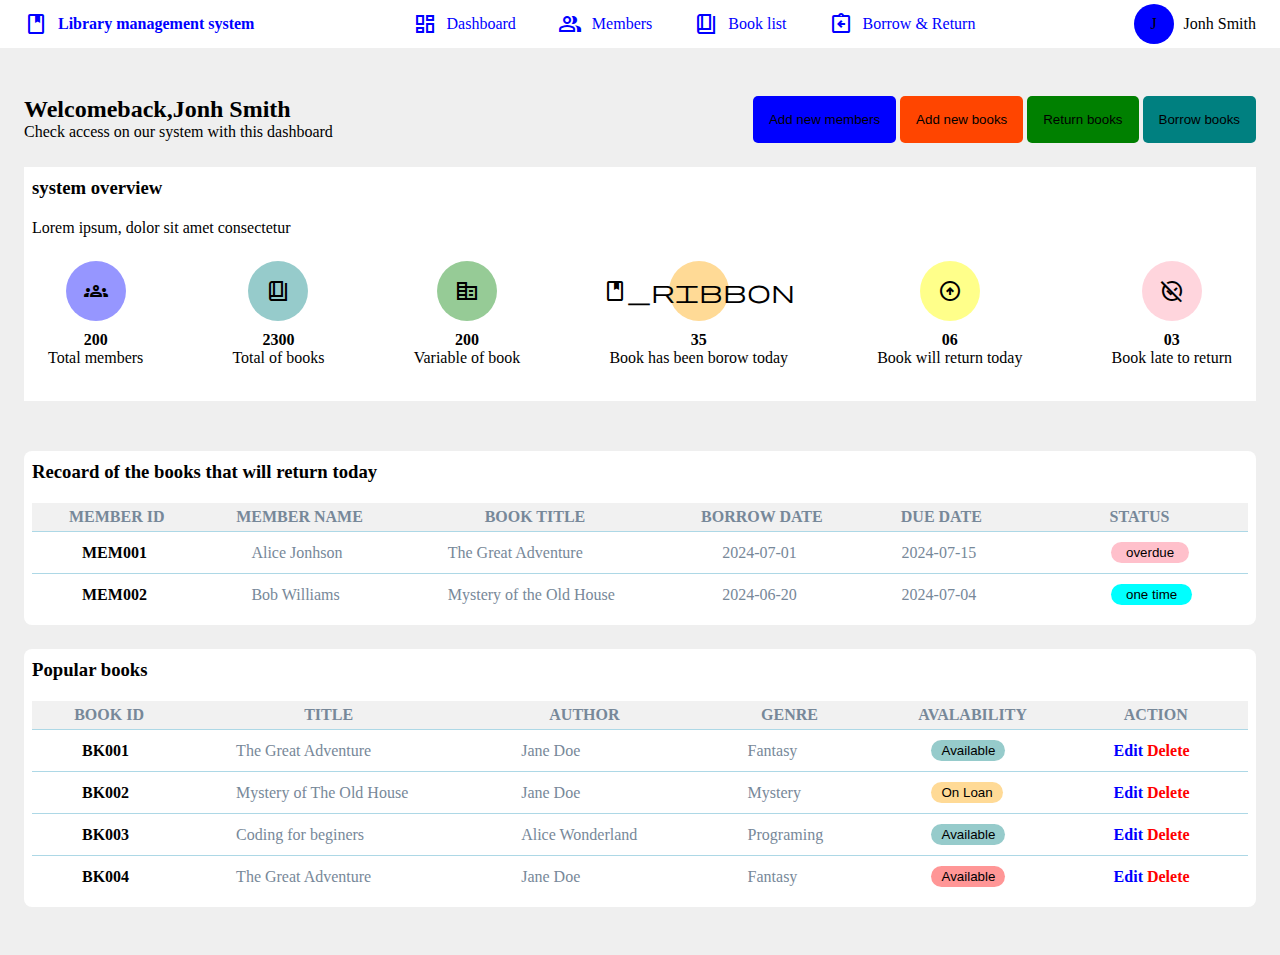
<file: index.html>
<!DOCTYPE html>
<html lang="en">

<head>
    <meta charset="UTF-8">
    <meta name="viewport" content="width=device-width, initial-scale=1.0">
    <title>Library management system</title>
    <link rel="stylesheet" href="style/main.css">
    <link rel="stylesheet"
        href="https://fonts.googleapis.com/css2?family=Material+Symbols+Outlined:opsz,wght,FILL,GRAD@20..48,100..700,0..1,-50..200&" />
</head>

<body>
    <header>
        <nav>
            <h4>
                <span class="material-symbols-outlined">
                    book
                </span>
                <span>
                    Library management system
                </span>
            </h4>
            <div>
                <a>
                    <span class="material-symbols-outlined">
                        dashboard
                    </span>
                    <span href="#">
                        Dashboard
                    </span>
                </a>
                <a>
                    <span class="material-symbols-outlined">
                        group
                    </span>
                    <span href="#">
                        Members
                    </span>
                </a>
                <a>
                    <span class="material-symbols-outlined">
                        book_4
                    </span>
                    <span href="#">
                        Book list
                    </span>
                </a>
                <a>
                    <span class="material-symbols-outlined">
                        assignment_return
                    </span>
                    <span href="#">
                        Borrow & Return
                    </span>
                </a>
            </div>
            </div>
            <!-- User profile -->
            <div>
                <p id="user-profile">J</p>
                <p>Jonh Smith</p>
            </div>
        </nav>
    </header>
    <main>
        <section class="flex justify-between ">
            <div>
                <h2>Welcomeback,Jonh Smith</h2>
                <p>Check access on our system with this dashboard</p>
            </div>
            <div>
                <button class="btn btn-blue">Add new members</button>
                <button class="btn btn-orange">Add new books</button>
                <button class="btn btn-green">Return books</button>
                <button class="btn btn-teal">Borrow books</button>
            </div>
        </section>
        <section class="card1">
            <h3>system overview</h3>
            <p>Lorem ipsum, dolor sit amet consectetur</p>
            <div class="flex-card">
                <div class="flex">
                    <div class="flex flex-col">
                        <div id="icon-container1">
                            <span class="material-symbols-outlined">
                                groups
                            </span>
                        </div>
                        <div class="text">
                            <h4>200</h4>
                            <p>Total members</p>
                        </div>
                    </div>
                </div>
                <div class="flex flex-col">
                    <div id="icon-container2">
                        <span class="material-symbols-outlined">
                            book_4
                        </span>
                    </div>
                    <div class="text">
                        <h4>2300</h4>
                        <p>Total of books</p>
                    </div>
                </div>
                <div class="flex flex-col">
                    <div id="icon-container3">
                        <span class="material-symbols-outlined">
                            corporate_fare
                        </span>
                    </div>
                    <div class="text">
                        <h4>200</h4>
                        <p>Variable of book</p>
                    </div>
                </div>
                <div class="flex flex-col">
                    <div id="icon-container4">
                        <span class="material-symbols-outlined">
                            book_ribbon
                        </span>
                    </div>
                    <div class="text">
                        <h4>35</h4>
                        <p>Book has been borow today</p>
                    </div>
                </div>
                <div class="flex flex-col">
                    <div id="icon-container5">
                        <span class="material-symbols-outlined">
                            arrow_circle_up
                        </span>
                    </div>
                    <div class="text">
                        <h4>06</h4>
                        <p>Book will return today</p>
                    </div>
                </div>
                <div class="flex flex-col">
                    <div id="icon-container6">
                        <span class="material-symbols-outlined">
                            unpublished
                        </span>
                    </div>
                    <div class="text">
                        <h4>03</h4>
                        <p>Book late to return</p>
                    </div>
                </div>

            </div>
        </section>
        <section class="card2">
            <h3>Recoard of the books that will return today</h3>

            <table>
                <thead>
                    <tr>
                        <th>MEMBER ID</th>
                        <th>MEMBER NAME</th>
                        <th>BOOK TITLE</th>
                        <th>BORROW DATE</th>
                        <th>DUE DATE</th>
                        <th>STATUS</th>
                    </tr>
                </thead>
                <tbody>
                    <tr>
                        <td>
                            <h4>MEM001</h4>
                        </td>
                        <td>Alice Jonhson</td>
                        <td>The Great Adventure</td>
                        <td>2024-07-01</td>
                        <td>2024-07-15</td>
                        <td><button class="btn2">overdue</button></td>
                    </tr>
                    <tr class="none">
                        <td>
                            <h4>MEM002</h4>
                        </td>
                        <td>Bob Williams</td>
                        <td>Mystery of the Old House</td>
                        <td>2024-06-20</td>
                        <td>2024-07-04</td>
                        <td><button class="btn3">one time</button></td>
                    </tr>
                </tbody>
            </table>
        </section>
        <section class="card3">
            <h3>Popular books</h3>
            <table>
                <thead>
                    <tr>
                        <th>BOOK ID</th>
                        <th>TITLE</th>
                        <th>AUTHOR</th>
                        <th>GENRE</th>
                        <th>AVALABILITY</th>
                        <th>ACTION</th>
                    </tr>
                </thead>
                <tbody>
                    <tr >
                        <td>
                            <h4>BK001</h4>
                        </td>
                        <td>The Great Adventure</td>
                        <td>Jane Doe</td>
                        <td>Fantasy</td>
                        <td><button class="btn4">Available</button></td>
                        <td class="flex-text">
                            <span1>Edit</span1>
                            <span2>Delete</span2>
                        </td>
                    </tr>
                    <tr>
                        <td>
                            <h4>BK002</h4>
                        </td>
                        <td>Mystery of The Old House</td>
                        <td>Jane Doe</td>
                        <td>Mystery</td>
                        <td><button class="btn5">On Loan</button></td>
                        <td class="flex-text">
                            <span1>Edit</span1>
                            <span2>Delete</span2>
                        </td>
                    </tr>
                    <tr>
                        <td>
                            <h4>BK003</h4>
                        </td>
                        <td>Coding for beginers</td>
                        <td>Alice Wonderland</td>
                        <td>Programing</td>
                        <td><button class="btn6">Available</button></td>
                        <td class="flex-text">
                            <span1>Edit</span1>
                            <span2>Delete</span2>
                        </td>
                    </tr>
                    <tr class="none2">
                        <td>
                            <h4>BK004</h4>
                        </td>
                        <td>The Great Adventure</td>
                        <td>Jane Doe</td>
                        <td>Fantasy</td>
                        <td><button class="btn7">Available</button></td>
                        <td class="flex-text">
                            <span1>Edit</span1>
                            <span2>Delete</span2>
                        </td>
                    </tr>
                </tbody>
            </table>
        </section>
    </main>
    <footer>

    </footer>
</body>

</html>
</file>
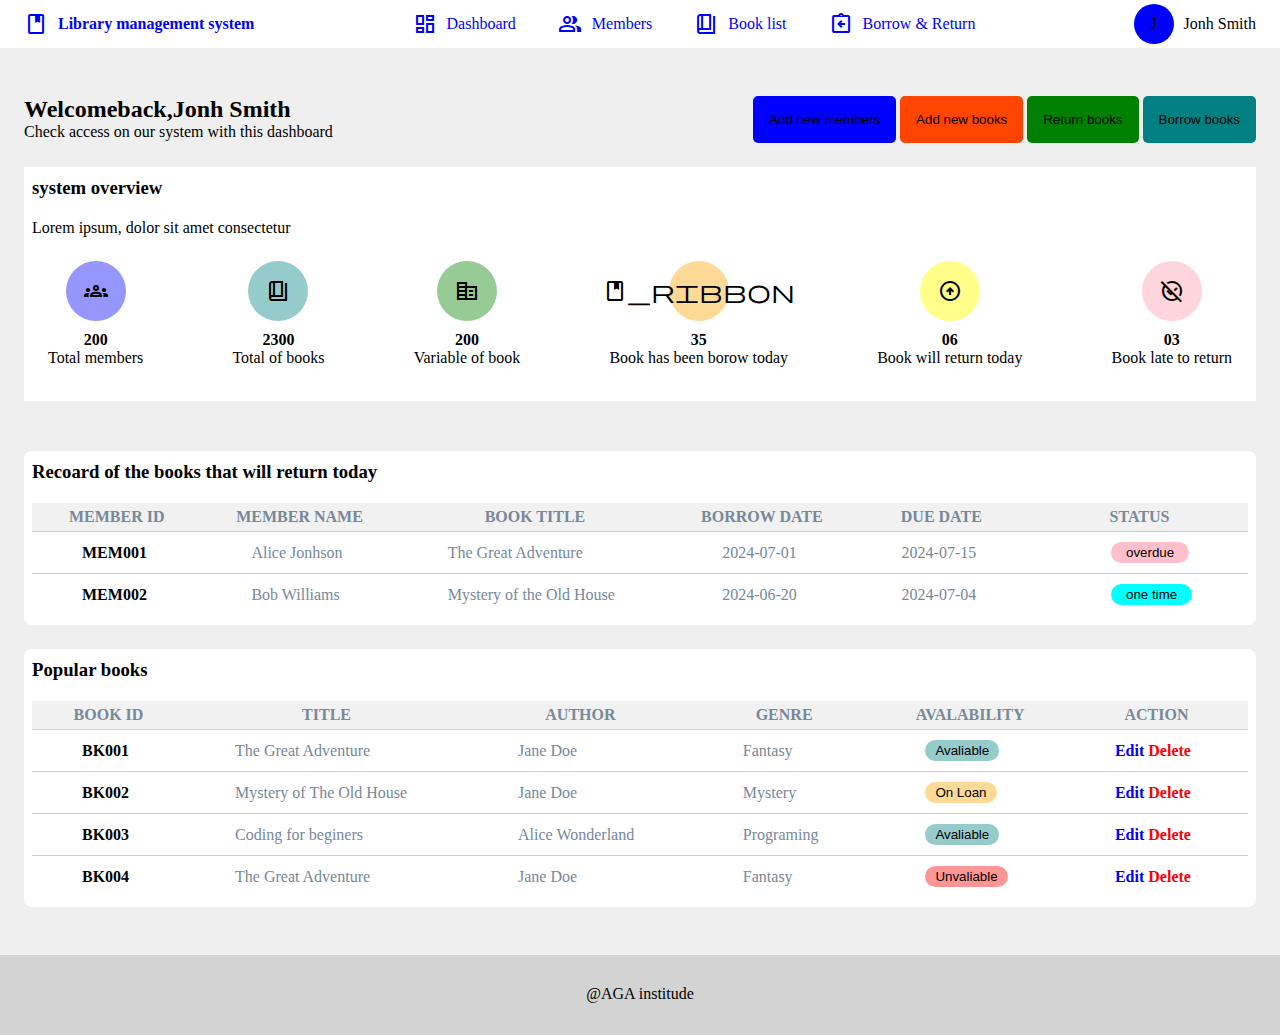
<file: Library system/index.html>
<!DOCTYPE html>
<html lang="en">

<head>
    <meta charset="UTF-8">
    <meta name="viewport" content="width=device-width, initial-scale=1.0">
    <title>Library management system</title>
    <link rel="stylesheet" href="style/main.css">
    <link rel="stylesheet"
        href="https://fonts.googleapis.com/css2?family=Material+Symbols+Outlined:opsz,wght,FILL,GRAD@20..48,100..700,0..1,-50..200&" />
</head>

<body>
    <header>
        <nav>
            <h4>
                <span class="material-symbols-outlined">
                    book
                </span>
                <span>
                    Library management system
                </span>
            </h4>
            <div>
                <a>
                    <span class="material-symbols-outlined">
                        dashboard
                    </span>
                    <span href="#">
                        Dashboard
                    </span>
                </a>
                <a>
                    <span class="material-symbols-outlined">
                        group
                    </span>
                    <span href="#">
                        Members
                    </span>
                </a>
                <a>
                    <span class="material-symbols-outlined">
                        book_4
                    </span>
                    <span href="#">
                        Book list
                    </span>
                </a>
                <a>
                    <span class="material-symbols-outlined">
                        assignment_return
                    </span>
                    <span href="#">
                        Borrow & Return
                    </span>
                </a>
            </div>
            </div>
            <!-- User profile -->
            <div>
                <p id="user-profile">J</p>
                <p>Jonh Smith</p>
            </div>
        </nav>
    </header>
    <main>
        <section class="flex justify-between ">
            <div>
                <h2>Welcomeback,Jonh Smith</h2>
                <p>Check access on our system with this dashboard</p>
            </div>
            <div>
                <button class="btn btn-blue">Add new members</button>
                <button class="btn btn-orange">Add new books</button>
                <button class="btn btn-green">Return books</button>
                <button class="btn btn-teal">Borrow books</button>
            </div>
        </section>
        <section class="card1">
            <h3>system overview</h3>
            <p>Lorem ipsum, dolor sit amet consectetur</p>
            <div class="flex-card">
                <div class="flex">
                    <div class="flex flex-col">
                        <div id="icon-container1">
                            <span class="material-symbols-outlined">
                                groups
                            </span>
                        </div>
                        <div class="text">
                            <h4>200</h4>
                            <p>Total members</p>
                        </div>
                    </div>
                </div>
                <div class="flex flex-col">
                    <div id="icon-container2">
                        <span class="material-symbols-outlined">
                            book_4
                        </span>
                    </div>
                    <div class="text">
                        <h4>2300</h4>
                        <p>Total of books</p>
                    </div>
                </div>
                <div class="flex flex-col">
                    <div id="icon-container3">
                        <span class="material-symbols-outlined">
                            corporate_fare
                        </span>
                    </div>
                    <div class="text">
                        <h4>200</h4>
                        <p>Variable of book</p>
                    </div>
                </div>
                <div class="flex flex-col">
                    <div id="icon-container4">
                        <span class="material-symbols-outlined">
                            book_ribbon
                        </span>
                    </div>
                    <div class="text">
                        <h4>35</h4>
                        <p>Book has been borow today</p>
                    </div>
                </div>
                <div class="flex flex-col">
                    <div id="icon-container5">
                        <span class="material-symbols-outlined">
                            arrow_circle_up
                        </span>
                    </div>
                    <div class="text">
                        <h4>06</h4>
                        <p>Book will return today</p>
                    </div>
                </div>
                <div class="flex flex-col">
                    <div id="icon-container6">
                        <span class="material-symbols-outlined">
                            unpublished
                        </span>
                    </div>
                    <div class="text">
                        <h4>03</h4>
                        <p>Book late to return</p>
                    </div>
                </div>

            </div>
        </section>
        <section class="card2">
            <h3>Recoard of the books that will return today</h3>

            <table>
                <thead>
                    <tr>
                        <th>MEMBER ID</th>
                        <th>MEMBER NAME</th>
                        <th>BOOK TITLE</th>
                        <th>BORROW DATE</th>
                        <th>DUE DATE</th>
                        <th>STATUS</th>
                    </tr>
                </thead>
                <tbody>
                    <tr>
                        <td>
                            <h4>MEM001</h4>
                        </td>
                        <td>Alice Jonhson</td>
                        <td>The Great Adventure</td>
                        <td>2024-07-01</td>
                        <td>2024-07-15</td>
                        <td><button class="btn2">overdue</button></td>
                    </tr>
                    <tr class="none">
                        <td>
                            <h4>MEM002</h4>
                        </td>
                        <td>Bob Williams</td>
                        <td>Mystery of the Old House</td>
                        <td>2024-06-20</td>
                        <td>2024-07-04</td>
                        <td><button class="btn3">one time</button></td>
                    </tr>
                </tbody>
            </table>
        </section>
        <section class="card3">
            <h3>Popular books</h3>
            <table>
                <thead>
                    <tr>
                        <th>BOOK ID</th>
                        <th>TITLE</th>
                        <th>AUTHOR</th>
                        <th>GENRE</th>
                        <th>AVALABILITY</th>
                        <th>ACTION</th>
                    </tr>
                </thead>
                <tbody>
                    <tr>
                        <td>
                            <h4>BK001</h4>
                        </td>
                        <td>The Great Adventure</td>
                        <td>Jane Doe</td>
                        <td>Fantasy</td>
                        <td><button class="btn4">Avaliable</button></td>
                        <td class="flex-text">
                            <span1>Edit</span1>
                            <span2>Delete</span2>
                        </td>
                    </tr>
                    <tr>
                        <td>
                            <h4>BK002</h4>
                        </td>
                        <td>Mystery of The Old House</td>
                        <td>Jane Doe</td>
                        <td>Mystery</td>
                        <td><button class="btn5">On Loan</button></td>
                        <td class="flex-text">
                            <span1>Edit</span1>
                            <span2>Delete</span2>
                        </td>
                    </tr>
                    <tr>
                        <td>
                            <h4>BK003</h4>
                        </td>
                        <td>Coding for beginers</td>
                        <td>Alice Wonderland</td>
                        <td>Programing</td>
                        <td><button class="btn6">Avaliable</button></td>
                        <td class="flex-text">
                            <span1>Edit</span1>
                            <span2>Delete</span2>
                        </td>
                    </tr>
                    <tr class="none2">
                        <td>
                            <h4>BK004</h4>
                        </td>
                        <td>The Great Adventure</td>
                        <td>Jane Doe</td>
                        <td>Fantasy</td>
                        <td><button class="btn7">Unvaliable</button></td>
                        <td class="flex-text">
                            <span1>Edit</span1>
                            <span2>Delete</span2>
                        </td>
                    </tr>
                </tbody>
            </table>
        </section>
    </main>
        <section class="card4">@AGA institude</section>
    <footer>

    </footer>
</body>

</html>
</file>
<file: style/main.css>
@import url('https://fonts.googleapis.com/css2?family=Roboto:ital,wght@0,100..900;1,100..900&');

* {
    margin: 0;
    padding: 0;
}

body {
    background: #efefef;

}

header {
    width: 100%;
    height: 48px;
    background: #ffff;
    display: flex;
    align-items: center;
}

header nav {
    width: 100%;
    padding: 0px 24px;
    display: flex;
    align-items: center;
    justify-content: space-between;
}

header nav h4 {
    align-items: center;
    gap: 10px;
    display: flex;
    color: blue;
}

header nav div a {
    align-items: center;
    display: flex;
    color: blue;
    gap: 10px;
    padding: 16px;
}

header nav div {
    align-items: center;
    display: flex;
    gap: 10px;

}

#user-profile {
    background-color: blue;
    width: 40px;
    border-radius: 100%;
    height: 40px;
    justify-content: center;
    display: flex;
    align-items: center;

}

main {
    padding: 24px;
}

main section {
    margin: 24px 0px;
}

/* today style  */
.flex {
    display: flex;
}

.justify-between {
    justify-content: space-between;
    display: flex;

}

.btn {
    padding: 16px 16px;
    border-radius: 5px;
    border: none;
}

.btn-blue {
    background-color: blue;
}

.btn-orange {
    background-color: orangered;
}

.btn-green {
    background-color: green;
}

.btn-teal {
    background-color: teal;
}


.card1 {
    background: white;
    border: 30px;
    padding: 10px 8px;
    /* display: flex; */
    /* justify-content: space-between; */

}

#icon-container1 {
    width: 60px;
    height: 60px;
    border-radius: 100%;
    display: flex;
    justify-content: center;
    align-items: center;
    background-color: rgba(0, 0, 255, 0.411);

}

#icon-container2 {
    width: 60px;
    height: 60px;
    border-radius: 100%;
    display: flex;
    justify-content: center;
    align-items: center;
    background-color: rgba(0, 128, 128, 0.411);
}

#icon-container3 {
    width: 60px;
    height: 60px;
    border-radius: 100%;
    display: flex;
    justify-content: center;
    align-items: center;
    background-color: rgba(0, 128, 0, 0.411);
}

#icon-container4 {
    width: 60px;
    height: 60px;
    border-radius: 100%;
    display: flex;
    justify-content: center;
    align-items: center;
    background-color: rgba(255, 166, 0, 0.411);
}

#icon-container5 {
    width: 60px;
    height: 60px;
    border-radius: 100%;
    display: flex;
    justify-content: center;
    align-items: center;
    background-color: rgba(255, 255, 0, 0.459);
}

#icon-container6 {
    width: 60px;
    height: 60px;
    border-radius: 100%;
    display: flex;
    justify-content: center;
    align-items: center;
    background-color: rgba(255, 192, 203, 0.664);
}

/* section.flex {
    background: white;
    border: 30px;
    padding: 10px 8px;
    display: flex;

} */
.flex-card {

    justify-content: space-between;
    /* align-items: center; */
    /* margin-top: 10px; */
    display: flex;
    margin: 24px 16px;

}

.flex-col {
    flex-direction: column;
    align-items: center;
    text-align: center;

}

.text {
    margin-top: 10px;
}

.card2 {
    background: white;
    border: 16px;
    border-radius: 8px;
    padding: 10px 8px;
    margin-top: 50px;
    /* display: flex; */
    /* justify-content: space-between; */

}

table {
    width: 100%;
    padding: 8px 24px;
    /* margin: 8px 24px; */
    border-collapse: collapse;

}

.btn2 {
    /* padding: 10px 5px;
    margin: 5px 5px; */
    background-color: pink;
    padding: 3px 15px;
    border-radius: 15px;
    border: none;
    justify-content: center;
    align-items: center;
    margin-left: 30px;

}

.btn3 {
    background-color: aqua;
    padding: 3px 15px;
    border-radius: 15px;
    border: none;
    justify-content: center;
    align-items: center;
    margin-left: 30px;
}

tr th {
    border-bottom: solid lightblue 1px;
    color: lightslategray;
    background-color: rgba(187, 187, 187, 0.205);
    padding: 5px 10px;
    /* margin-top: 5px; */
}

tr td {
    padding: 10px 50px;
    border-bottom: solid lightblue 1px;
    color: lightslategray;
    background-color: white;
    /* padding: 5px 10px; */
}

td h4 {
    color: black;
    font-weight: bold;
}

h3 {
    margin-bottom: 20px;
}

.none td {
    padding: 10px 50px;
    border-bottom: solid lightblue 1px;
    border: none;
    color: lightslategray;
    background-color: white;
}

.card3 {
    background: white;
    border: 16px;
    border-radius: 8px;
    padding: 10px 8px;


}

.btn4 {
    background-color: rgba(0, 128, 128, 0.411);
    padding: 3px 10px;
    border-radius: 15px;
    border: none;
    justify-content: center;
    align-items: center;
    /* margin-left: 10px; */
}

.btn5 {
    background-color: rgba(255, 166, 0, 0.411);
    padding: 3px 10px;
    border-radius: 15px;
    border: none;
    justify-content: center;
    align-items: center;
}

.btn6 {
    background-color: rgba(0, 128, 128, 0.411);
    padding: 3px 10px;
    border-radius: 15px;
    border: none;
    justify-content: center;
    align-items: center;
}

.btn7 {
    background-color: rgba(255, 0, 0, 0.411);
    padding: 3px 10px;
    border-radius: 15px;
    border: none;
    justify-content: center;
    align-items: center;
}

span1 {
    color: blue;
    font-weight: bold;
}

span2 {
    color: red;
    font-weight: bold;
}

.none2 td {
    border: none;

}
</file>
<file: Library system/style/main.css>
@import url('https://fonts.googleapis.com/css2?family=Roboto:ital,wght@0,100..900;1,100..900&');

* {
    margin: 0;
    padding: 0;
}

body {
    background: #efefef;

}

header {
    width: 100%;
    height: 48px;
    background: #ffff;
    display: flex;
    align-items: center;
}

header nav {
    width: 100%;
    padding: 0px 24px;
    display: flex;
    align-items: center;
    justify-content: space-between;
}

header nav h4 {
    align-items: center;
    gap: 10px;
    display: flex;
    color: blue;
}

header nav div a {
    align-items: center;
    display: flex;
    color: blue;
    gap: 10px;
    padding: 16px;
}

header nav div {
    align-items: center;
    display: flex;
    gap: 10px;

}

#user-profile {
    background-color: blue;
    width: 40px;
    border-radius: 100%;
    height: 40px;
    justify-content: center;
    display: flex;
    align-items: center;

}

main {
    padding: 24px;
}

main section {
    margin: 24px 0px;
}

/* today style  */
.flex {
    display: flex;
}

.justify-between {
    justify-content: space-between;
    display: flex;

}

.btn {
    padding: 16px 16px;
    border-radius: 5px;
    border: none;
}

.btn-blue {
    background-color: blue;
}

.btn-orange {
    background-color: orangered;
}

.btn-green {
    background-color: green;
}

.btn-teal {
    background-color: teal;
}


.card1 {
    background: white;
    border: 30px;
    padding: 10px 8px;
    /* display: flex; */
    /* justify-content: space-between; */

}

#icon-container1 {
    width: 60px;
    height: 60px;
    border-radius: 100%;
    display: flex;
    justify-content: center;
    align-items: center;
    background-color: rgba(0, 0, 255, 0.411);

}

#icon-container2 {
    width: 60px;
    height: 60px;
    border-radius: 100%;
    display: flex;
    justify-content: center;
    align-items: center;
    background-color: rgba(0, 128, 128, 0.411);
}

#icon-container3 {
    width: 60px;
    height: 60px;
    border-radius: 100%;
    display: flex;
    justify-content: center;
    align-items: center;
    background-color: rgba(0, 128, 0, 0.411);
}

#icon-container4 {
    width: 60px;
    height: 60px;
    border-radius: 100%;
    display: flex;
    justify-content: center;
    align-items: center;
    background-color: rgba(255, 166, 0, 0.411);
}

#icon-container5 {
    width: 60px;
    height: 60px;
    border-radius: 100%;
    display: flex;
    justify-content: center;
    align-items: center;
    background-color: rgba(255, 255, 0, 0.459);
}

#icon-container6 {
    width: 60px;
    height: 60px;
    border-radius: 100%;
    display: flex;
    justify-content: center;
    align-items: center;
    background-color: rgba(255, 192, 203, 0.664);
}

/* section.flex {
    background: white;
    border: 30px;
    padding: 10px 8px;
    display: flex;

} */
.flex-card {

    justify-content: space-between;
    /* align-items: center; */
    /* margin-top: 10px; */
    display: flex;
    margin: 24px 16px;

}

.flex-col {
    flex-direction: column;
    align-items: center;
    text-align: center;

}

.text {
    margin-top: 10px;
}

.card2 {
    background: white;
    border: 16px;
    border-radius: 8px;
    padding: 10px 8px;
    margin-top: 50px;
    /* display: flex; */
    /* justify-content: space-between; */

}

table {
    width: 100%;
    padding: 8px 24px;
    /* margin: 8px 24px; */
    border-collapse: collapse;

}

.btn2 {
    /* padding: 10px 5px;
    margin: 5px 5px; */
    background-color: pink;
    padding: 3px 15px;
    border-radius: 15px;
    border: none;
    justify-content: center;
    align-items: center;
    margin-left: 30px;

}

.btn3 {
    background-color: aqua;
    padding: 3px 15px;
    border-radius: 15px;
    border: none;
    justify-content: center;
    align-items: center;
    margin-left: 30px;
}

tr th {
    border-bottom: solid lightblue 1px;
    color: lightslategray;
    background-color: rgba(187, 187, 187, 0.205);
    padding: 5px 10px;
    /* margin-top: 5px; */
}

tr td {
    padding: 10px 50px;
    border-bottom: solid lightblue 1px;
    color: lightslategray;
    background-color: white;
    /* padding: 5px 10px; */
}

td h4 {
    color: black;
    font-weight: bold;
}

h3 {
    margin-bottom: 20px;
}

.none td {
    padding: 10px 50px;
    border-bottom: solid lightblue 1px;
    border: none;
    color: lightslategray;
    background-color: white;
}

.card3 {
    background: white;
    border: 16px;
    border-radius: 8px;
    padding: 10px 8px;


}

.btn4 {
    background-color: rgba(0, 128, 128, 0.411);
    padding: 3px 10px;
    border-radius: 15px;
    border: none;
    justify-content: center;
    align-items: center;
    /* margin-left: 10px; */
}

.btn5 {
    background-color: rgba(255, 166, 0, 0.411);
    padding: 3px 10px;
    border-radius: 15px;
    border: none;
    justify-content: center;
    align-items: center;
}

.btn6 {
    background-color: rgba(0, 128, 128, 0.411);
    padding: 3px 10px;
    border-radius: 15px;
    border: none;
    justify-content: center;
    align-items: center;
}

.btn7 {
    background-color: rgba(255, 0, 0, 0.411);
    padding: 3px 10px;
    border-radius: 15px;
    border: none;
    justify-content: center;
    align-items: center;
}

span1 {
    color: blue;
    font-weight: bold;
}

span2 {
    color: red;
    font-weight: bold;
}

.none2 td {
    border: none;

}
.card4{
    max-width: 100%;
    background-color: lightgray;
    height: 50px;
    /* justify-content: center; */
    /* align-items: center; */
    text-align: center;
    padding-top: 30px;
}
</file>
